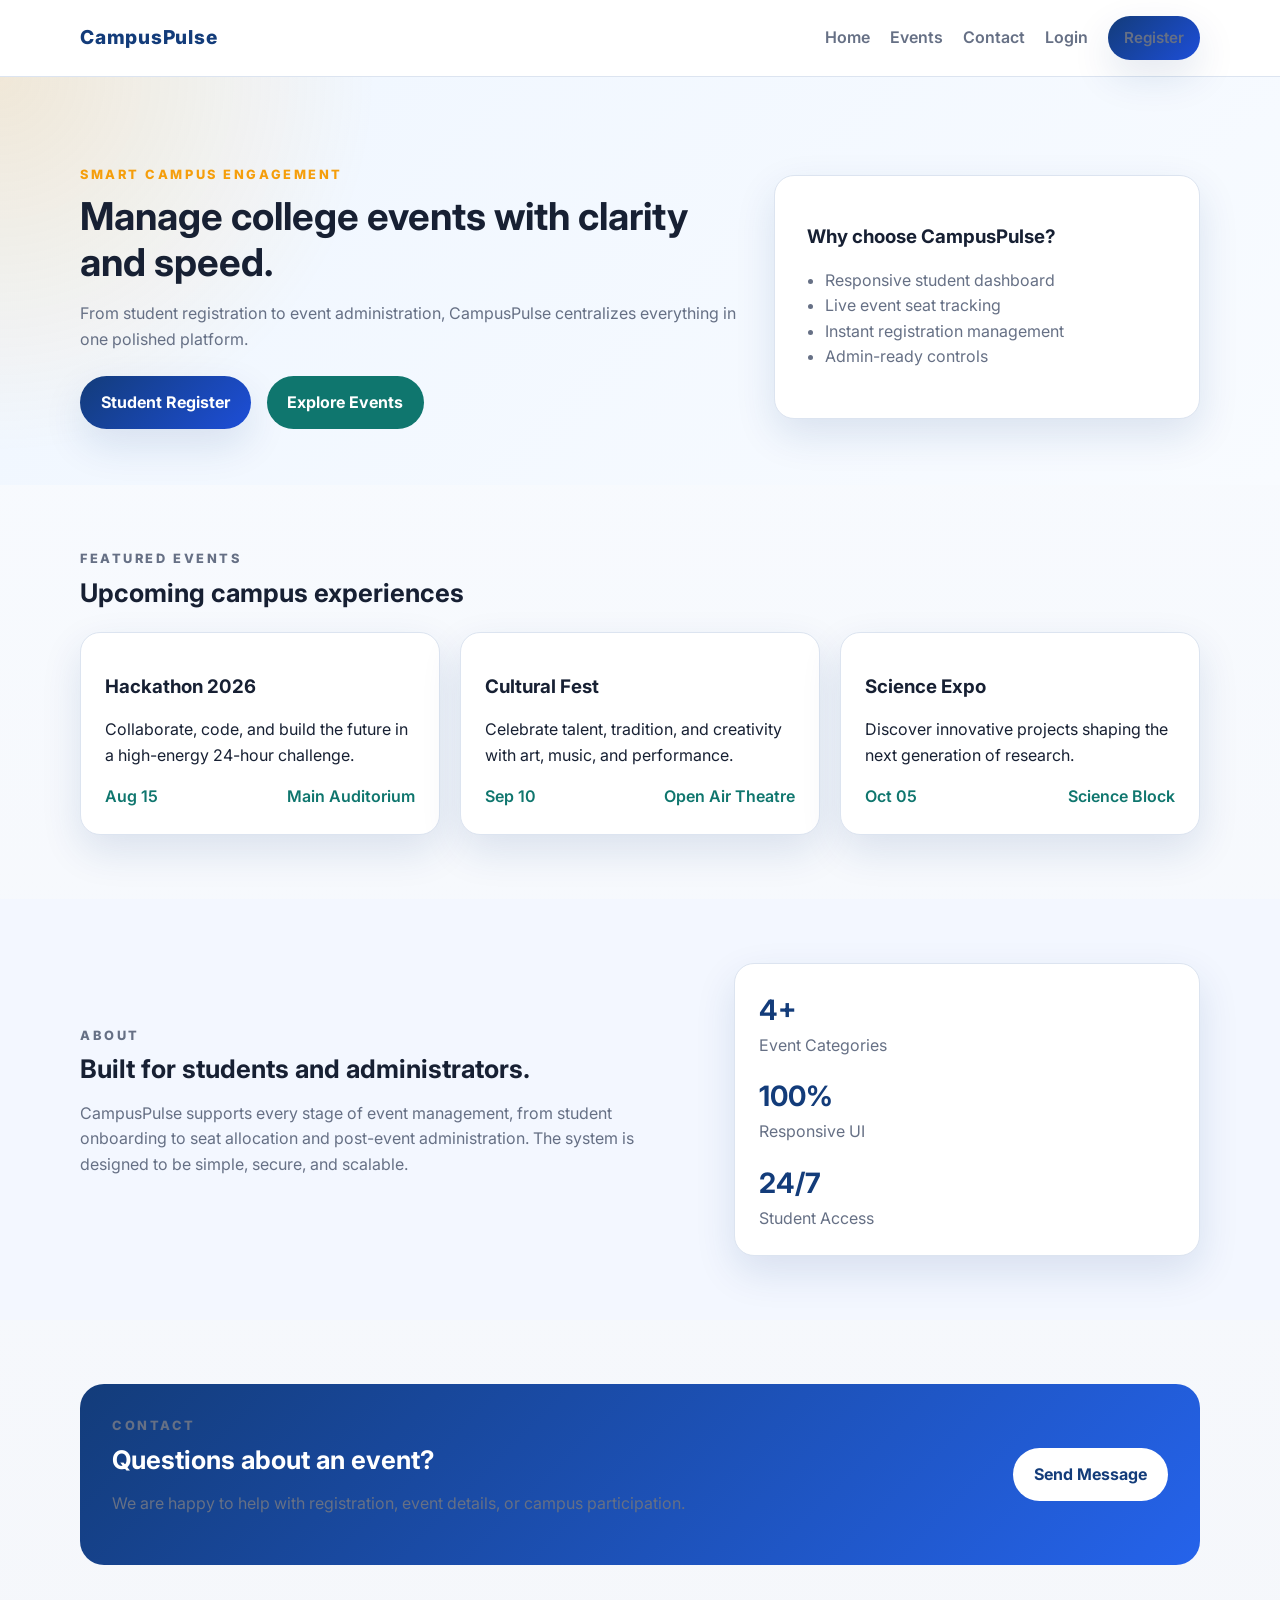
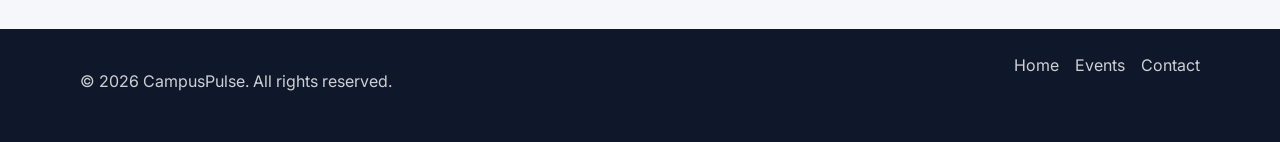
<file: index.html>
<!DOCTYPE html>
<html lang="en">
  <head>
    <meta charset="UTF-8" />
    <meta name="viewport" content="width=device-width, initial-scale=1.0" />
    <title>College Event Management System</title>
    <meta name="description" content="A complete college event management system for students, events, registrations, and admin operations." />
    <link rel="preconnect" href="https://fonts.googleapis.com" />
    <link rel="preconnect" href="https://fonts.gstatic.com" crossorigin />
    <link href="https://fonts.googleapis.com/css2?family=Inter:wght@400;500;600;700;800&display=swap" rel="stylesheet" />
    <link rel="stylesheet" href="css/style.css" />
  </head>
  <body>
    <header class="topbar">
      <div class="container nav-wrap">
        <a href="index.html" class="brand">CampusPulse</a>
        <nav class="nav-links">
          <a href="index.html">Home</a>
          <a href="events.html">Events</a>
          <a href="contact.html">Contact</a>
          <a href="login.html">Login</a>
          <a href="register.html" class="btn btn-small">Register</a>
        </nav>
      </div>
    </header>

    <main>
      <section class="hero">
        <div class="container hero-grid">
          <div>
            <p class="eyebrow">Smart Campus Engagement</p>
            <h1>Manage college events with clarity and speed.</h1>
            <p class="hero-text">From student registration to event administration, CampusPulse centralizes everything in one polished platform.</p>
            <div class="hero-actions">
              <a href="register.html" class="btn">Student Register</a>
              <a href="events.html" class="btn btn-secondary">Explore Events</a>
            </div>
          </div>
          <div class="hero-card">
            <h3>Why choose CampusPulse?</h3>
            <ul>
              <li>Responsive student dashboard</li>
              <li>Live event seat tracking</li>
              <li>Instant registration management</li>
              <li>Admin-ready controls</li>
            </ul>
          </div>
        </div>
      </section>

      <section class="section">
        <div class="container">
          <div class="section-heading">
            <p class="eyebrow">Featured Events</p>
            <h2>Upcoming campus experiences</h2>
          </div>
          <div class="card-grid">
            <article class="card">
              <h3>Hackathon 2026</h3>
              <p>Collaborate, code, and build the future in a high-energy 24-hour challenge.</p>
              <div class="meta"><span>Aug 15</span><span>Main Auditorium</span></div>
            </article>
            <article class="card">
              <h3>Cultural Fest</h3>
              <p>Celebrate talent, tradition, and creativity with art, music, and performance.</p>
              <div class="meta"><span>Sep 10</span><span>Open Air Theatre</span></div>
            </article>
            <article class="card">
              <h3>Science Expo</h3>
              <p>Discover innovative projects shaping the next generation of research.</p>
              <div class="meta"><span>Oct 05</span><span>Science Block</span></div>
            </article>
          </div>
        </div>
      </section>

      <section class="section alt-bg">
        <div class="container about-grid">
          <div>
            <p class="eyebrow">About</p>
            <h2>Built for students and administrators.</h2>
            <p>CampusPulse supports every stage of event management, from student onboarding to seat allocation and post-event administration. The system is designed to be simple, secure, and scalable.</p>
          </div>
          <div class="stat-box">
            <div><strong>4+</strong><span>Event Categories</span></div>
            <div><strong>100%</strong><span>Responsive UI</span></div>
            <div><strong>24/7</strong><span>Student Access</span></div>
          </div>
        </div>
      </section>

      <section class="section">
        <div class="container contact-preview">
          <div>
            <p class="eyebrow">Contact</p>
            <h2>Questions about an event?</h2>
            <p>We are happy to help with registration, event details, or campus participation.</p>
          </div>
          <a href="contact.html" class="btn">Send Message</a>
        </div>
      </section>
    </main>

    <footer class="footer">
      <div class="container footer-wrap">
        <p>© 2026 CampusPulse. All rights reserved.</p>
        <div class="footer-links">
          <a href="index.html">Home</a>
          <a href="events.html">Events</a>
          <a href="contact.html">Contact</a>
        </div>
      </div>
    </footer>
  </body>
</html>
</file>
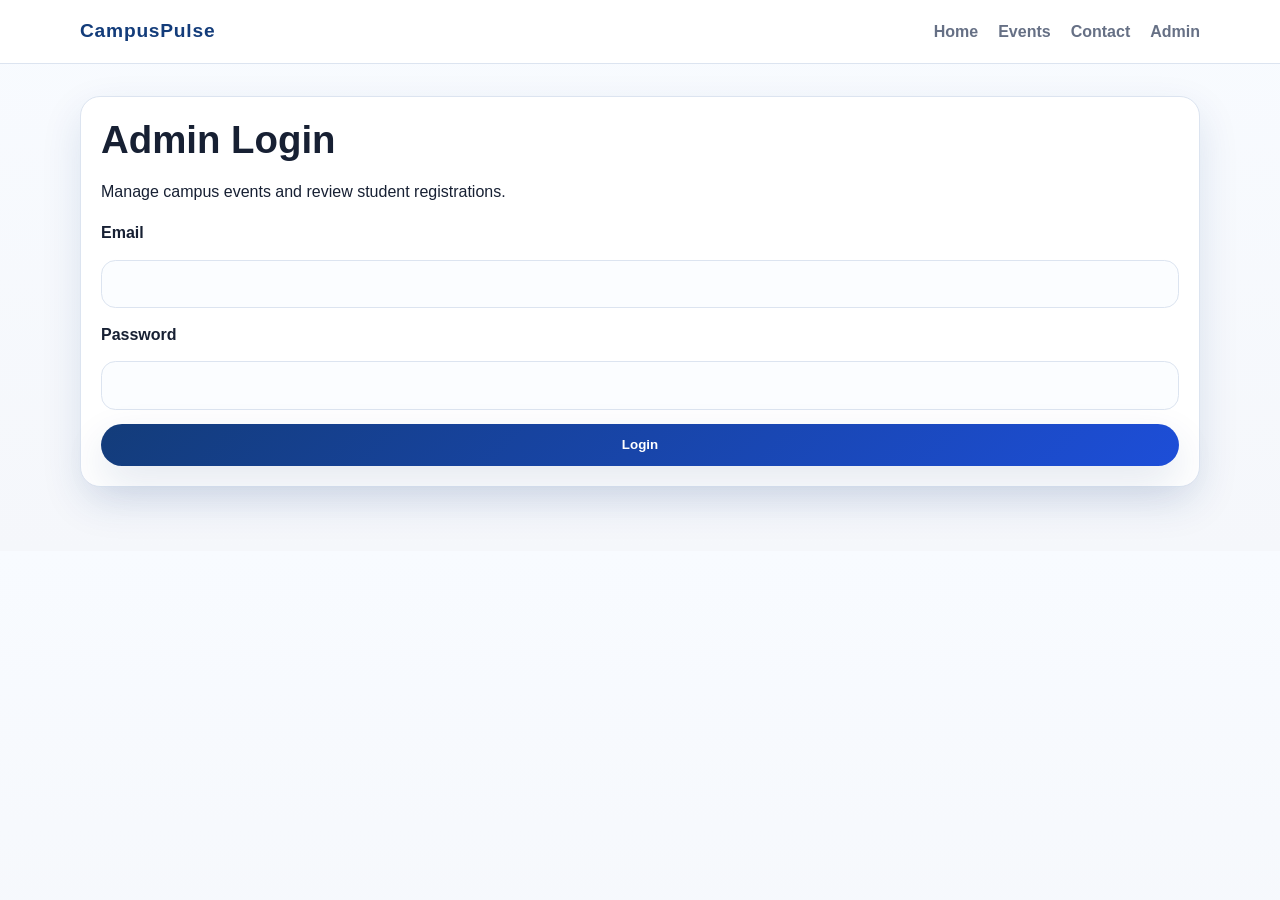
<file: admin.html>
<!DOCTYPE html>
<html lang="en">
  <head>
    <meta charset="UTF-8" />
    <meta name="viewport" content="width=device-width, initial-scale=1.0" />
    <title>Admin Panel</title>
    <link rel="stylesheet" href="css/style.css" />
    <link rel="stylesheet" href="css/login.css" />
    <style>
      .admin-shell { padding: 2rem 0 3rem; }
      .panel { background: var(--white); border: 1px solid var(--border); border-radius: 1.25rem; padding: 1.25rem; box-shadow: var(--shadow); margin-bottom: 1rem; }
      table { width: 100%; border-collapse: collapse; margin-top: 0.75rem; }
      th, td { padding: 0.75rem; border-bottom: 1px solid var(--border); text-align: left; }
      .inline-actions { display: flex; gap: 0.5rem; }
    </style>
  </head>
  <body>
    <header class="topbar">
      <div class="container nav-wrap">
        <a href="index.html" class="brand">CampusPulse</a>
        <nav class="nav-links">
          <a href="index.html">Home</a>
          <a href="events.html">Events</a>
          <a href="contact.html">Contact</a>
          <a href="admin.html">Admin</a>
        </nav>
      </div>
    </header>

    <main class="admin-shell">
      <div class="container">
        <section id="adminLoginSection" class="panel">
          <h1>Admin Login</h1>
          <p>Manage campus events and review student registrations.</p>
          <form id="adminLoginForm" class="auth-form">
            <label for="adminEmail">Email</label>
            <input type="email" id="adminEmail" required />
            <label for="adminPassword">Password</label>
            <input type="password" id="adminPassword" required />
            <button type="submit" class="btn">Login</button>
          </form>
        </section>

        <section id="adminDashboard" class="panel" hidden>
          <div class="inline-actions" style="justify-content: space-between; align-items: center;">
            <h2>Admin Dashboard</h2>
            <button id="logoutAdminBtn" class="btn btn-secondary">Logout</button>
          </div>

          <form id="eventForm" class="auth-form">
            <input type="hidden" id="eventId" />
            <div class="grid-2">
              <div>
                <label for="eventName">Event Name</label>
                <input type="text" id="eventName" required />
              </div>
              <div>
                <label for="category">Category</label>
                <input type="text" id="category" required />
              </div>
            </div>
            <label for="description">Description</label>
            <input type="text" id="description" required />
            <div class="grid-2">
              <div>
                <label for="eventDate">Date</label>
                <input type="date" id="eventDate" required />
              </div>
              <div>
                <label for="venue">Venue</label>
                <input type="text" id="venue" required />
              </div>
            </div>
            <label for="availableSeats">Available Seats</label>
            <input type="number" id="availableSeats" min="1" required />
            <button type="submit" class="btn">Save Event</button>
          </form>

          <h3>Events</h3>
          <div id="adminEventsList"></div>

          <h3>Student Registrations</h3>
          <div id="adminRegistrationsList"></div>
        </section>
      </div>
    </main>

    <script src="js/admin.js"></script>
  </body>
</html>
</file>
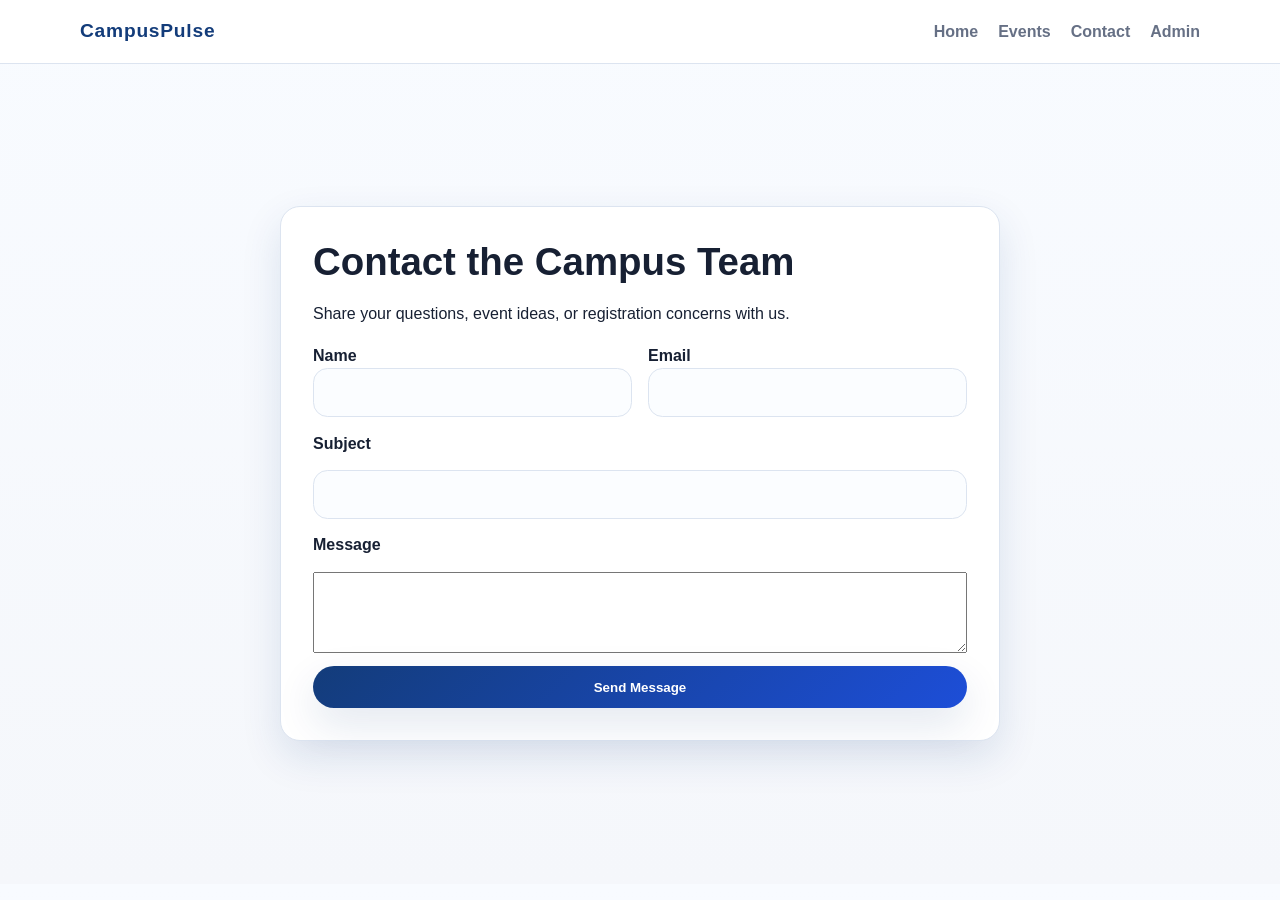
<file: contact.html>
<!DOCTYPE html>
<html lang="en">
  <head>
    <meta charset="UTF-8" />
    <meta name="viewport" content="width=device-width, initial-scale=1.0" />
    <title>Contact Us</title>
    <link rel="stylesheet" href="css/style.css" />
    <link rel="stylesheet" href="css/login.css" />
  </head>
  <body>
    <header class="topbar">
      <div class="container nav-wrap">
        <a href="index.html" class="brand">CampusPulse</a>
        <nav class="nav-links">
          <a href="index.html">Home</a>
          <a href="events.html">Events</a>
          <a href="contact.html">Contact</a>
          <a href="admin.html">Admin</a>
        </nav>
      </div>
    </header>

    <main class="auth-page">
      <div class="auth-card wide-card">
        <h1>Contact the Campus Team</h1>
        <p>Share your questions, event ideas, or registration concerns with us.</p>
        <form id="contactForm" class="auth-form">
          <div class="grid-2">
            <div>
              <label for="name">Name</label>
              <input type="text" id="name" name="name" required />
            </div>
            <div>
              <label for="email">Email</label>
              <input type="email" id="email" name="email" required />
            </div>
          </div>
          <label for="subject">Subject</label>
          <input type="text" id="subject" name="subject" required />
          <label for="message">Message</label>
          <textarea id="message" name="message" rows="5" required></textarea>
          <button type="submit" class="btn">Send Message</button>
        </form>
      </div>
    </main>

    <script src="js/validation.js"></script>
    <script src="js/contact.js"></script>
  </body>
</html>
</file>
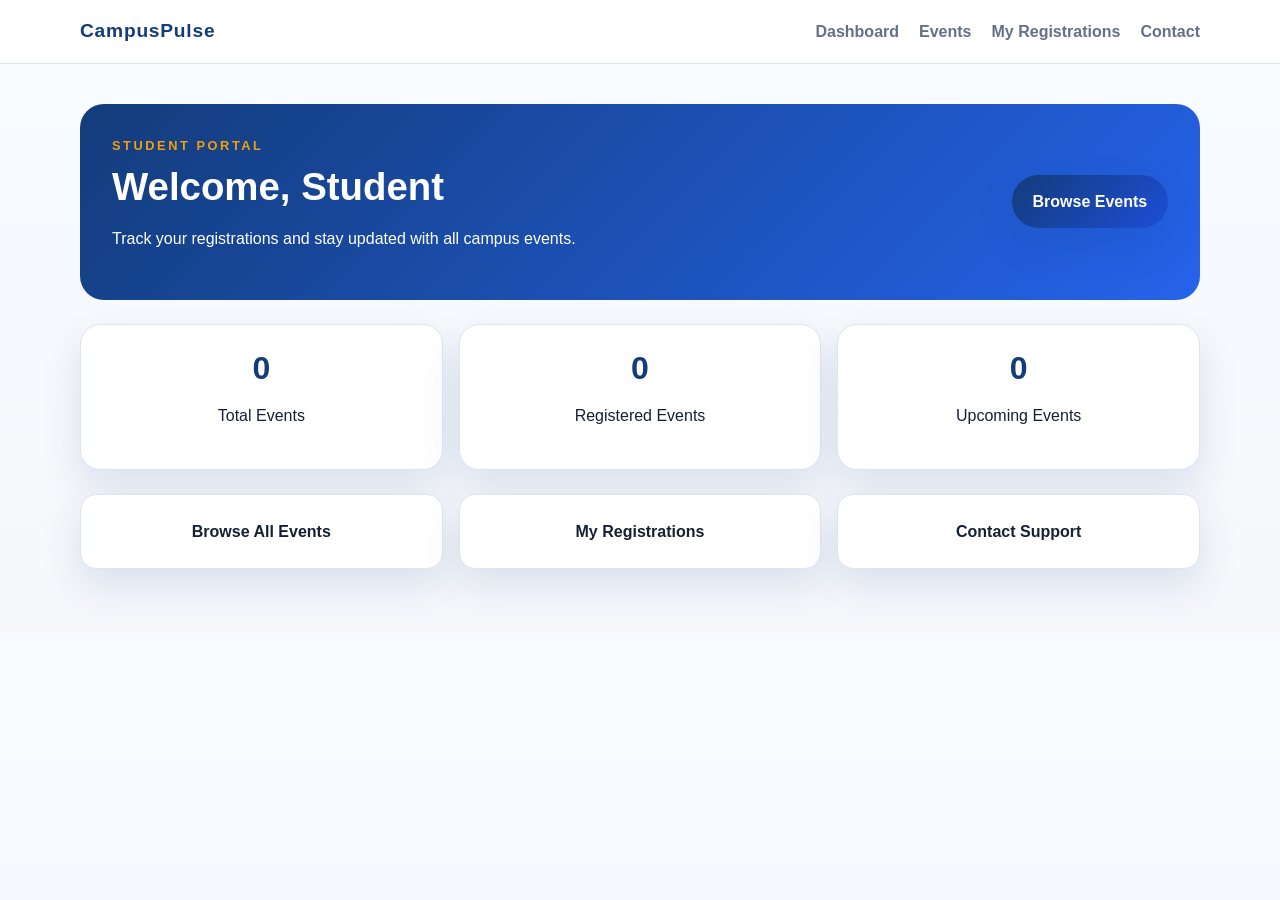
<file: dashboard.html>
<!DOCTYPE html>
<html lang="en">
  <head>
    <meta charset="UTF-8" />
    <meta name="viewport" content="width=device-width, initial-scale=1.0" />
    <title>Student Dashboard</title>
    <link rel="stylesheet" href="css/style.css" />
    <link rel="stylesheet" href="css/dashboard.css" />
  </head>
  <body>
    <header class="topbar">
      <div class="container nav-wrap">
        <a href="index.html" class="brand">CampusPulse</a>
        <nav class="nav-links">
          <a href="dashboard.html">Dashboard</a>
          <a href="events.html">Events</a>
          <a href="my-registrations.html">My Registrations</a>
          <a href="contact.html">Contact</a>
        </nav>
      </div>
    </header>

    <main class="dashboard-page">
      <div class="container">
        <section class="dashboard-hero">
          <div>
            <p class="eyebrow">Student Portal</p>
            <h1>Welcome, <span id="studentName">Student</span></h1>
            <p>Track your registrations and stay updated with all campus events.</p>
          </div>
          <a href="events.html" class="btn">Browse Events</a>
        </section>

        <section class="stats-grid">
          <article class="stat-card">
            <h3 id="totalEvents">0</h3>
            <p>Total Events</p>
          </article>
          <article class="stat-card">
            <h3 id="registeredEvents">0</h3>
            <p>Registered Events</p>
          </article>
          <article class="stat-card">
            <h3 id="upcomingEvents">0</h3>
            <p>Upcoming Events</p>
          </article>
        </section>

        <section class="dashboard-cards">
          <a href="events.html" class="card-link">Browse All Events</a>
          <a href="my-registrations.html" class="card-link">My Registrations</a>
          <a href="contact.html" class="card-link">Contact Support</a>
        </section>
      </div>
    </main>

    <script src="js/dashboard.js"></script>
  </body>
</html>
</file>
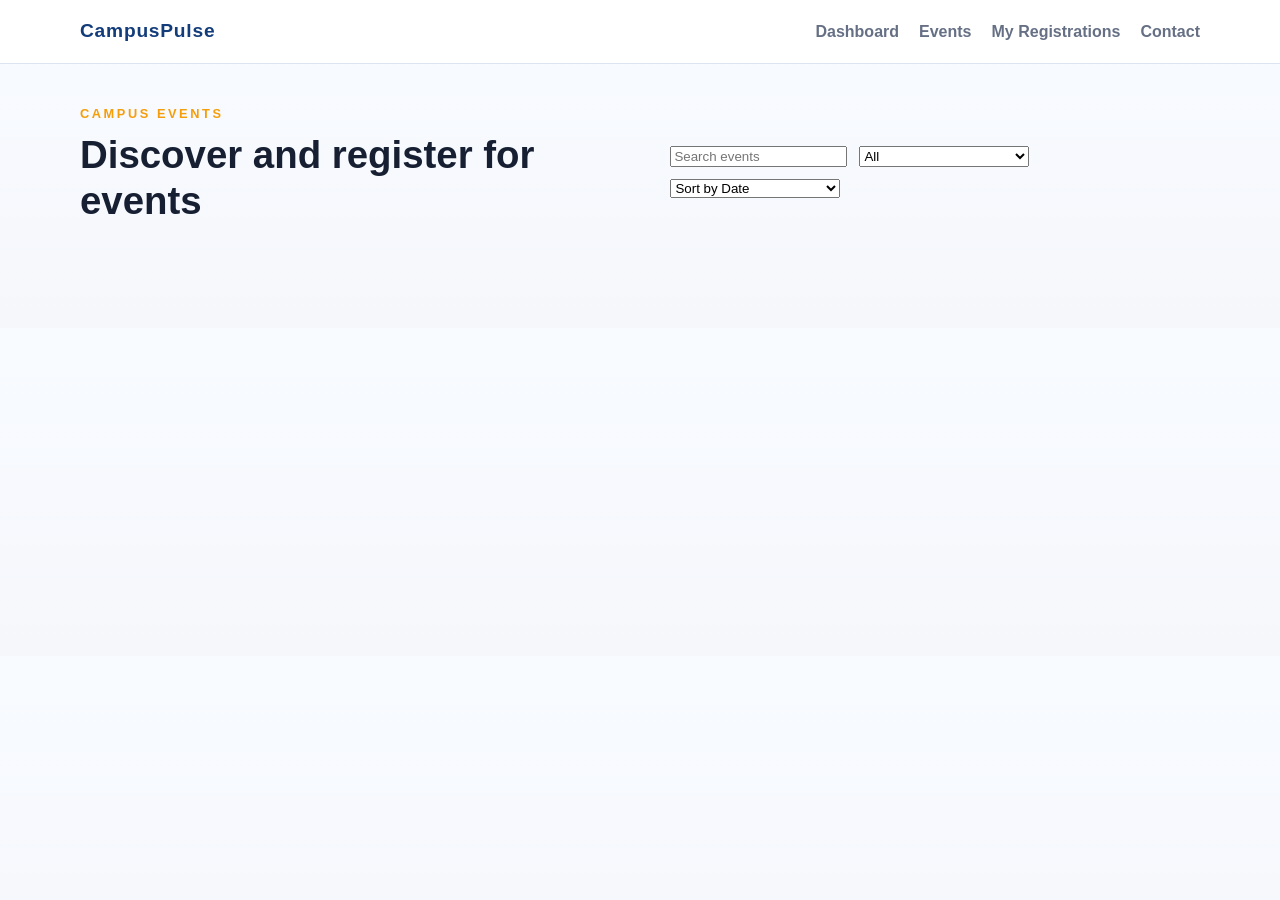
<file: events.html>
<!DOCTYPE html>
<html lang="en">
  <head>
    <meta charset="UTF-8" />
    <meta name="viewport" content="width=device-width, initial-scale=1.0" />
    <title>Events</title>
    <link rel="stylesheet" href="css/style.css" />
    <link rel="stylesheet" href="css/events.css" />
  </head>
  <body>
    <header class="topbar">
      <div class="container nav-wrap">
        <a href="index.html" class="brand">CampusPulse</a>
        <nav class="nav-links">
          <a href="dashboard.html">Dashboard</a>
          <a href="events.html">Events</a>
          <a href="my-registrations.html">My Registrations</a>
          <a href="contact.html">Contact</a>
        </nav>
      </div>
    </header>

    <main class="page-content">
      <div class="container">
        <section class="page-header">
          <div>
            <p class="eyebrow">Campus Events</p>
            <h1>Discover and register for events</h1>
          </div>
          <div class="controls">
            <input type="text" id="searchInput" placeholder="Search events" />
            <select id="filterSelect">
              <option value="all">All</option>
              <option value="Technical">Technical</option>
              <option value="Cultural">Cultural</option>
              <option value="Academic">Academic</option>
              <option value="Sports">Sports</option>
            </select>
            <select id="sortSelect">
              <option value="date">Sort by Date</option>
              <option value="name">Sort by Name</option>
              <option value="seats">Sort by Seats</option>
            </select>
          </div>
        </section>

        <section id="eventsContainer" class="event-grid"></section>
      </div>
    </main>

    <script src="js/events.js"></script>
  </body>
</html>
</file>
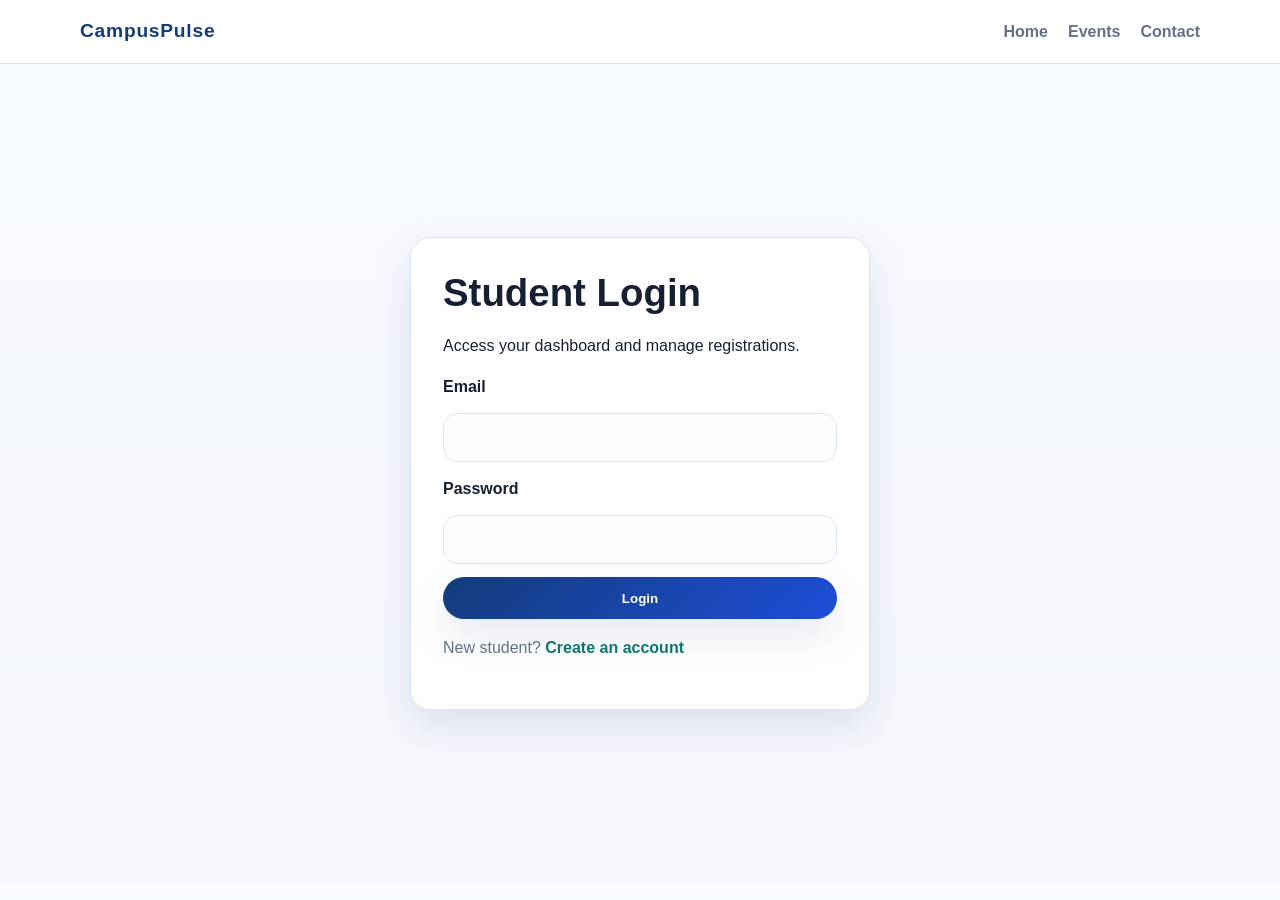
<file: login.html>
<!DOCTYPE html>
<html lang="en">
  <head>
    <meta charset="UTF-8" />
    <meta name="viewport" content="width=device-width, initial-scale=1.0" />
    <title>Student Login</title>
    <link rel="stylesheet" href="css/style.css" />
    <link rel="stylesheet" href="css/login.css" />
  </head>
  <body>
    <header class="topbar">
      <div class="container nav-wrap">
        <a href="index.html" class="brand">CampusPulse</a>
        <nav class="nav-links">
          <a href="index.html">Home</a>
          <a href="events.html">Events</a>
          <a href="contact.html">Contact</a>
        </nav>
      </div>
    </header>

    <main class="auth-page">
      <div class="auth-card">
        <h1>Student Login</h1>
        <p>Access your dashboard and manage registrations.</p>
        <form id="loginForm" class="auth-form">
          <label for="email">Email</label>
          <input type="email" id="email" name="email" required />

          <label for="password">Password</label>
          <input type="password" id="password" name="password" required />

          <button type="submit" class="btn">Login</button>
        </form>
        <p class="helper-text">New student? <a href="register.html">Create an account</a></p>
      </div>
    </main>

    <script src="js/validation.js"></script>
    <script src="js/login.js"></script>
  </body>
</html>
</file>
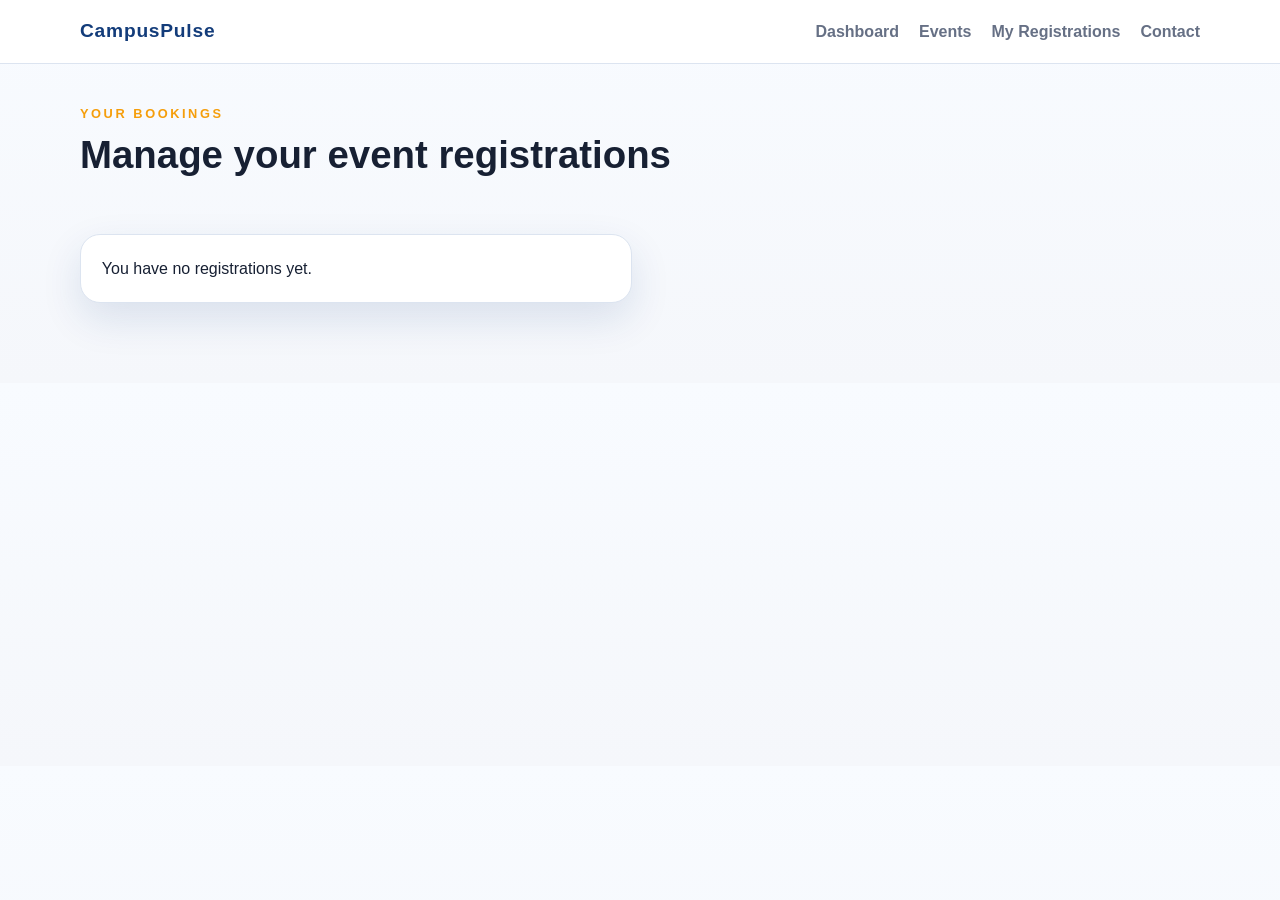
<file: my-registrations.html>
<!DOCTYPE html>
<html lang="en">
  <head>
    <meta charset="UTF-8" />
    <meta name="viewport" content="width=device-width, initial-scale=1.0" />
    <title>My Registrations</title>
    <link rel="stylesheet" href="css/style.css" />
    <link rel="stylesheet" href="css/events.css" />
  </head>
  <body>
    <header class="topbar">
      <div class="container nav-wrap">
        <a href="index.html" class="brand">CampusPulse</a>
        <nav class="nav-links">
          <a href="dashboard.html">Dashboard</a>
          <a href="events.html">Events</a>
          <a href="my-registrations.html">My Registrations</a>
          <a href="contact.html">Contact</a>
        </nav>
      </div>
    </header>

    <main class="page-content">
      <div class="container">
        <section class="page-header">
          <div>
            <p class="eyebrow">Your Bookings</p>
            <h1>Manage your event registrations</h1>
          </div>
        </section>
        <section id="registrationsContainer" class="event-grid"></section>
      </div>
    </main>

    <script src="js/events.js"></script>
  </body>
</html>
</file>
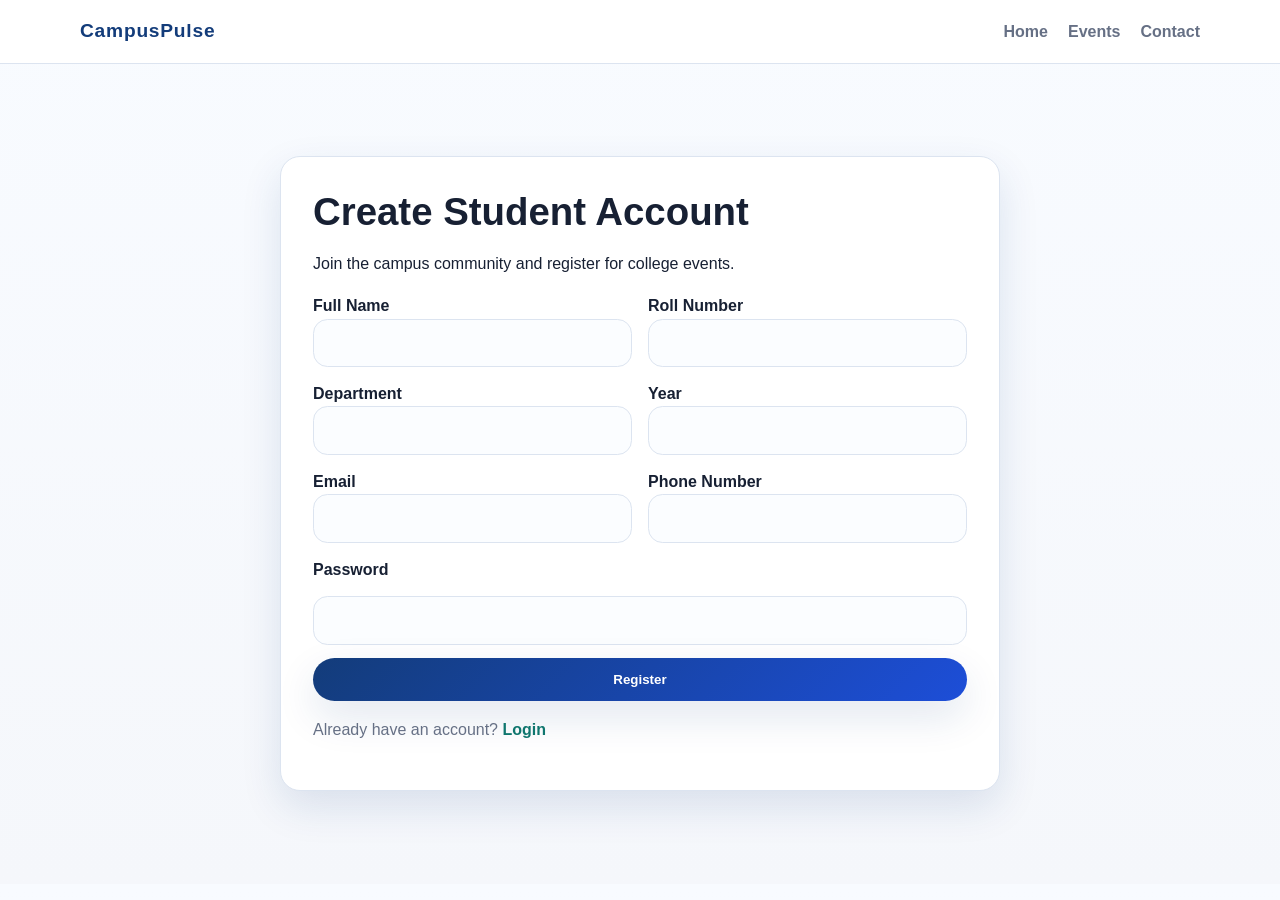
<file: register.html>
<!DOCTYPE html>
<html lang="en">
  <head>
    <meta charset="UTF-8" />
    <meta name="viewport" content="width=device-width, initial-scale=1.0" />
    <title>Student Registration</title>
    <link rel="stylesheet" href="css/style.css" />
    <link rel="stylesheet" href="css/login.css" />
  </head>
  <body>
    <header class="topbar">
      <div class="container nav-wrap">
        <a href="index.html" class="brand">CampusPulse</a>
        <nav class="nav-links">
          <a href="index.html">Home</a>
          <a href="events.html">Events</a>
          <a href="contact.html">Contact</a>
        </nav>
      </div>
    </header>

    <main class="auth-page">
      <div class="auth-card wide-card">
        <h1>Create Student Account</h1>
        <p>Join the campus community and register for college events.</p>
        <form id="registerForm" class="auth-form">
          <div class="grid-2">
            <div>
              <label for="fullName">Full Name</label>
              <input type="text" id="fullName" name="fullName" required />
            </div>
            <div>
              <label for="rollNumber">Roll Number</label>
              <input type="text" id="rollNumber" name="rollNumber" required />
            </div>
          </div>
          <div class="grid-2">
            <div>
              <label for="department">Department</label>
              <input type="text" id="department" name="department" required />
            </div>
            <div>
              <label for="year">Year</label>
              <input type="number" id="year" name="year" min="1" max="4" required />
            </div>
          </div>
          <div class="grid-2">
            <div>
              <label for="email">Email</label>
              <input type="email" id="email" name="email" required />
            </div>
            <div>
              <label for="phone">Phone Number</label>
              <input type="tel" id="phone" name="phone" required />
            </div>
          </div>
          <label for="password">Password</label>
          <input type="password" id="password" name="password" required />

          <button type="submit" class="btn">Register</button>
        </form>
        <p class="helper-text">Already have an account? <a href="login.html">Login</a></p>
      </div>
    </main>

    <script src="js/validation.js"></script>
    <script src="js/register.js"></script>
  </body>
</html>
</file>
<file: css/style.css>
:root {
  --primary: #133c7a;
  --secondary: #f59e0b;
  --accent: #0f766e;
  --bg: #f5f7fb;
  --text: #172033;
  --muted: #667085;
  --border: #dce4f0;
  --white: #ffffff;
  --shadow: 0 16px 40px rgba(19, 60, 122, 0.12);
}

* { box-sizing: border-box; }
body {
  margin: 0;
  font-family: 'Inter', sans-serif;
  color: var(--text);
  background: linear-gradient(180deg, #f8fbff 0%, var(--bg) 100%);
  line-height: 1.6;
}
a { color: inherit; text-decoration: none; }
img { max-width: 100%; display: block; }
.container { width: min(1120px, calc(100% - 2rem)); margin: 0 auto; }
.topbar {
  position: sticky;
  top: 0;
  z-index: 50;
  background: rgba(255,255,255,0.95);
  backdrop-filter: blur(12px);
  border-bottom: 1px solid var(--border);
}
.nav-wrap {
  display: flex;
  align-items: center;
  justify-content: space-between;
  padding: 1rem 0;
}
.brand {
  font-weight: 800;
  font-size: 1.2rem;
  color: var(--primary);
  letter-spacing: 0.04em;
}
.nav-links { display: flex; align-items: center; gap: 1.25rem; flex-wrap: wrap; }
.nav-links a { color: var(--muted); font-weight: 600; transition: color 0.2s ease; }
.nav-links a:hover { color: var(--primary); }
.btn {
  display: inline-flex;
  align-items: center;
  justify-content: center;
  border: none;
  border-radius: 999px;
  padding: 0.85rem 1.3rem;
  background: linear-gradient(135deg, var(--primary), #1d4ed8);
  color: var(--white);
  font-weight: 700;
  cursor: pointer;
  transition: transform 0.2s ease, box-shadow 0.2s ease;
  box-shadow: var(--shadow);
}
.btn:hover { transform: translateY(-2px); }
.btn-secondary { background: var(--accent); box-shadow: none; }
.btn-small { padding: 0.6rem 1rem; font-size: 0.95rem; }
.hero {
  padding: 5.5rem 0 3.5rem;
  background: radial-gradient(circle at top left, rgba(245,158,11,0.16), transparent 28%), linear-gradient(135deg, #eff6ff 0%, #f8fbff 100%);
}
.hero-grid, .about-grid, .contact-preview { display: grid; gap: 2rem; align-items: center; }
.hero-grid { grid-template-columns: 1.4fr 0.9fr; }
.eyebrow {
  margin: 0 0 0.5rem;
  text-transform: uppercase;
  letter-spacing: 0.2em;
  color: var(--secondary);
  font-size: 0.8rem;
  font-weight: 800;
}
h1, h2, h3 { line-height: 1.2; }
h1 { font-size: clamp(2rem, 3vw, 3.3rem); margin: 0 0 1rem; }
h2 { font-size: clamp(1.55rem, 2vw, 2.25rem); margin: 0 0 0.75rem; }
.hero-text, .section-heading p, .contact-preview p, .about-grid p { color: var(--muted); }
.hero-actions { display: flex; gap: 1rem; flex-wrap: wrap; margin-top: 1.5rem; }
.hero-card, .card, .stat-box, .auth-card, .stat-card, .event-card {
  background: var(--white);
  border: 1px solid var(--border);
  border-radius: 1.25rem;
  box-shadow: var(--shadow);
}
.hero-card { padding: 2rem; }
.hero-card ul { padding-left: 1.1rem; color: var(--muted); }
.section { padding: 4rem 0; }
.alt-bg { background: #f3f7ff; }
.card-grid { display: grid; grid-template-columns: repeat(3, minmax(0, 1fr)); gap: 1.25rem; margin-top: 1.5rem; }
.card { padding: 1.5rem; }
.meta { display: flex; justify-content: space-between; gap: 1rem; color: var(--accent); font-weight: 600; margin-top: 1rem; }
.about-grid { grid-template-columns: 1.2fr 0.9fr; }
.stat-box { padding: 1.5rem; display: grid; gap: 1rem; }
.stat-box strong { font-size: 1.75rem; color: var(--primary); display: block; }
.stat-box span { color: var(--muted); }
.contact-preview { grid-template-columns: 1fr auto; padding: 2rem; border-radius: 1.5rem; background: linear-gradient(135deg, var(--primary), #2563eb); color: var(--white); }
.contact-preview .btn { background: var(--white); color: var(--primary); box-shadow: none; }
.footer { padding: 1.5rem 0 2rem; background: #0f172a; color: rgba(255,255,255,.8); }
.footer-wrap { display: flex; justify-content: space-between; gap: 1rem; flex-wrap: wrap; }
.footer-links { display: flex; gap: 1rem; }

@media (max-width: 900px) {
  .hero-grid, .about-grid, .card-grid, .contact-preview { grid-template-columns: 1fr; }
}

@media (max-width: 640px) {
  .nav-wrap { flex-direction: column; gap: 0.75rem; }
  .hero { padding-top: 3.5rem; }
  .hero-actions { flex-direction: column; align-items: flex-start; }
  .card-grid { grid-template-columns: 1fr; }
  .footer-wrap { flex-direction: column; }
}
</file>
<file: css/login.css>
.auth-page {
  min-height: calc(100vh - 80px);
  display: grid;
  place-items: center;
  padding: 2rem 0;
}
.auth-card {
  width: min(460px, calc(100% - 2rem));
  padding: 2rem;
}
.wide-card { width: min(720px, calc(100% - 2rem)); }
.auth-form { display: grid; gap: 0.85rem; margin-top: 1rem; }
.auth-form label { font-weight: 600; }
.auth-form input, .auth-form select, .controls input, .controls select {
  width: 100%;
  padding: 0.9rem 1rem;
  border: 1px solid var(--border);
  border-radius: 0.9rem;
  font-size: 1rem;
  color: var(--text);
  background: #fbfdff;
}
.auth-form input:focus, .controls input:focus, .controls select:focus { outline: 2px solid rgba(19,60,122,0.14); border-color: var(--primary); }
.grid-2 { display: grid; grid-template-columns: repeat(2, minmax(0, 1fr)); gap: 1rem; }
.helper-text { margin-top: 1rem; color: var(--muted); }
.helper-text a { color: var(--accent); font-weight: 700; }

@media (max-width: 640px) {
  .grid-2 { grid-template-columns: 1fr; }
}
</file>
<file: css/dashboard.css>
.dashboard-page { padding: 2.5rem 0 4rem; }
.dashboard-hero {
  display: flex;
  justify-content: space-between;
  align-items: center;
  gap: 1rem;
  padding: 2rem;
  border-radius: 1.5rem;
  background: linear-gradient(135deg, var(--primary), #2563eb);
  color: var(--white);
  margin-bottom: 1.5rem;
}
.stats-grid {
  display: grid;
  grid-template-columns: repeat(3, minmax(0, 1fr));
  gap: 1rem;
  margin-bottom: 1.5rem;
}
.stat-card { padding: 1.5rem; text-align: center; }
.stat-card h3 { font-size: 2rem; margin: 0 0 0.35rem; color: var(--primary); }
.dashboard-cards { display: grid; grid-template-columns: repeat(3, minmax(0, 1fr)); gap: 1rem; }
.card-link {
  display: block;
  padding: 1.5rem;
  border-radius: 1rem;
  background: var(--white);
  border: 1px solid var(--border);
  box-shadow: var(--shadow);
  font-weight: 700;
  text-align: center;
  transition: transform 0.2s ease;
}
.card-link:hover { transform: translateY(-3px); }

@media (max-width: 768px) {
  .stats-grid, .dashboard-cards { grid-template-columns: 1fr; }
  .dashboard-hero { flex-direction: column; align-items: flex-start; }
}
</file>
<file: css/events.css>
.page-content { padding: 2.5rem 0 4rem; }
.page-header {
  display: flex;
  justify-content: space-between;
  align-items: center;
  gap: 1rem;
  margin-bottom: 1.5rem;
}
.controls {
  display: flex;
  gap: 0.75rem;
  flex-wrap: wrap;
}
.controls input, .controls select {
  min-width: 170px;
}
.event-grid {
  display: grid;
  grid-template-columns: repeat(2, minmax(0, 1fr));
  gap: 1rem;
}
.event-card { padding: 1.3rem; }
.event-card h3 { margin-top: 0; }
.event-meta { color: var(--muted); margin: 0.75rem 0; }
.event-actions { display: flex; justify-content: space-between; align-items: center; gap: 1rem; margin-top: 1rem; }
.badge { display: inline-block; padding: 0.3rem 0.7rem; border-radius: 999px; background: rgba(19,60,122,0.08); color: var(--primary); font-weight: 700; font-size: 0.85rem; }
.status-pill { background: rgba(15,118,110,0.12); color: var(--accent); }

@media (max-width: 768px) {
  .page-header { flex-direction: column; align-items: flex-start; }
  .event-grid { grid-template-columns: 1fr; }
}
</file>
